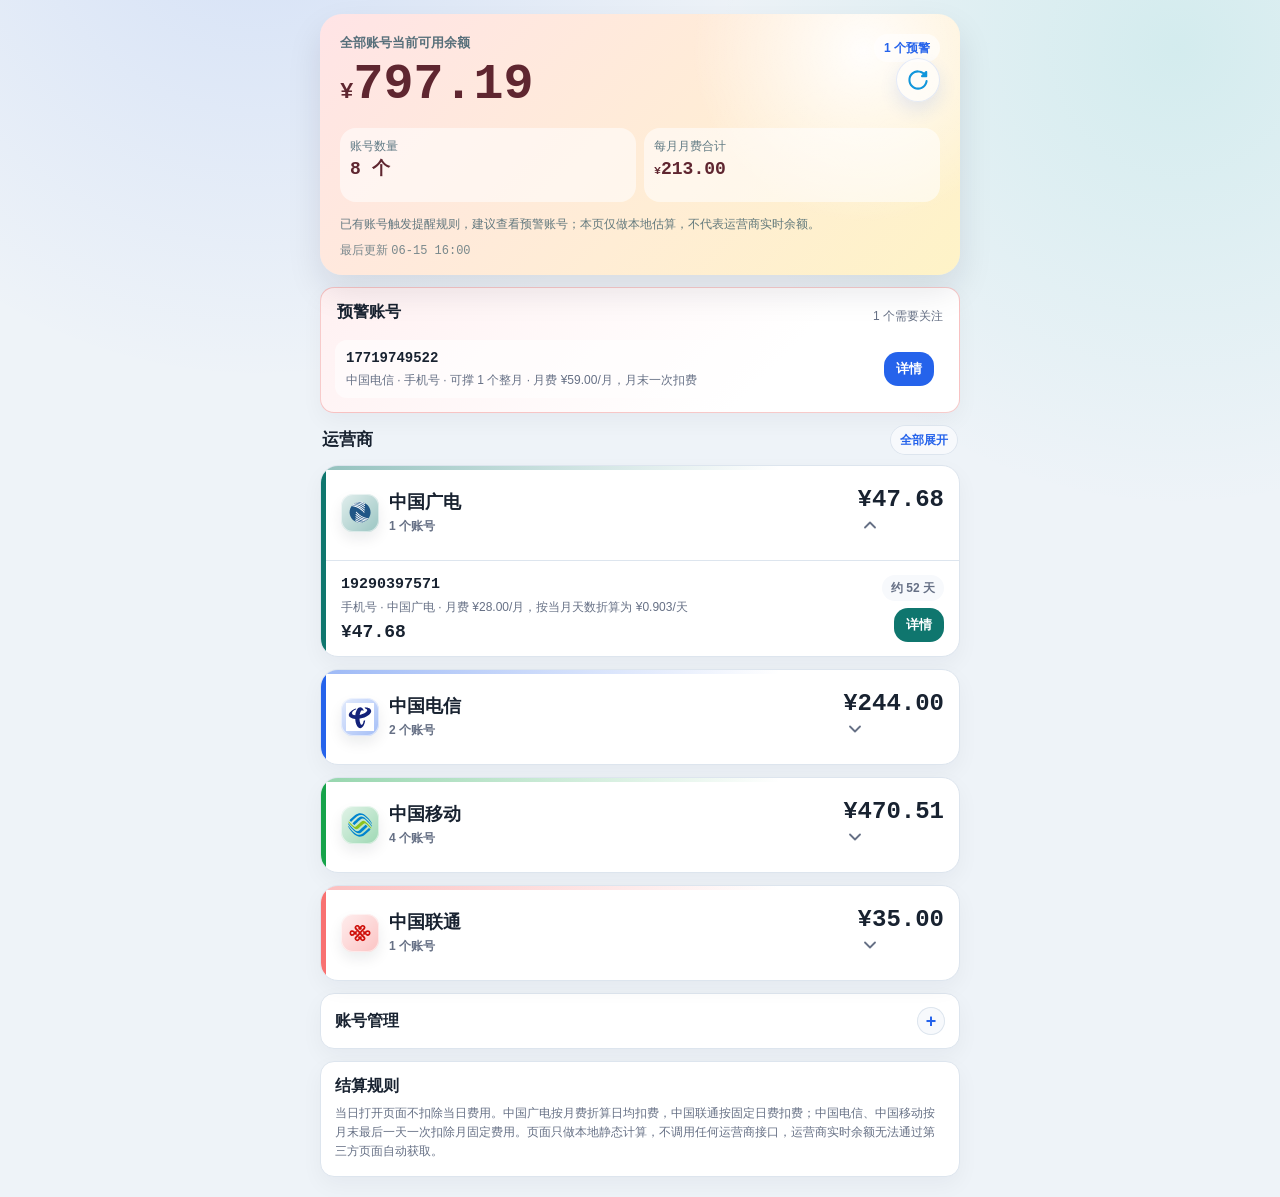
<file: index.html>
<!doctype html>
<html lang="zh-CN">
<head>
  <meta charset="utf-8">
  <meta name="viewport" content="width=device-width, initial-scale=1, viewport-fit=cover">
  <meta http-equiv="refresh" content="0; url=phone-balance/index.html">
  <title>phone-balance</title>
  <script>
    location.replace('phone-balance/index.html' + location.hash);
  </script>
</head>
<body>
  <p>正在跳转到 <a href="phone-balance/index.html">phone-balance</a> ...</p>
</body>
</html>
</file>
<file: phone-balance/css/style.css>
:root {
      color-scheme: light;
      --bg: #eef3f8;
      --card: #ffffff;
      --card-soft: #f7f9fc;
      --text: #182230;
      --muted: #667085;
      --subtle: #98a2b3;
      --line: #dde5ee;
      --shadow: 0 10px 26px rgba(15, 23, 42, 0.07);
      --soft-shadow: 0 8px 22px rgba(15, 23, 42, 0.045);
      --brand: #2563eb;
      --warn: #dc2626;
      --warn-2: #f97316;
      --warn-soft: #fff1f2;
      --detail-header-bg-start: rgba(255, 255, 255, 0.96);
      --detail-header-bg-end: rgba(248, 250, 252, 0.92);
      --detail-header-glow: rgba(255, 255, 255, 0.9);
      --detail-header-title: #182230;
      --detail-header-border: rgba(255, 255, 255, 0.44);
      --radius: 14px;
      --mono: ui-monospace, SFMono-Regular, Menlo, Monaco, Consolas, "Liberation Mono", monospace;
      --sans: -apple-system, BlinkMacSystemFont, "Segoe UI", "PingFang SC", "Hiragino Sans GB", "Microsoft YaHei", sans-serif;
    }

    @media (prefers-color-scheme: dark) {
      :root {
        color-scheme: dark;
        --bg: #121a27;
        --card: #1b2432;
        --card-soft: #222d3d;
        --text: #eef2f7;
        --muted: #a4afbf;
        --subtle: #7f8ba0;
        --line: #314054;
        --shadow: 0 14px 32px rgba(0, 0, 0, 0.24);
        --soft-shadow: 0 10px 26px rgba(0, 0, 0, 0.18);
        --warn-soft: rgba(220, 38, 38, 0.13);
        --detail-header-bg-start: rgba(30, 41, 59, 0.96);
        --detail-header-bg-end: rgba(15, 23, 42, 0.92);
        --detail-header-glow: rgba(125, 211, 252, 0.14);
        --detail-header-title: #f8fbff;
        --detail-header-border: rgba(125, 211, 252, 0.14);
      }
    }

    * {
      box-sizing: border-box;
      -webkit-tap-highlight-color: transparent;
    }

    html,
    body {
      margin: 0;
      min-height: 100%;
      background:
        radial-gradient(circle at 20% -10%, rgba(37, 99, 235, 0.13), transparent 30%),
        radial-gradient(circle at 92% 4%, rgba(20, 184, 166, 0.12), transparent 28%),
        var(--bg);
      color: var(--text);
      font-family: var(--sans);
      transition: background-color 0.3s ease, color 0.3s ease;
    }

    body {
      padding: max(14px, env(safe-area-inset-top)) 12px max(20px, env(safe-area-inset-bottom));
    }

    button,
    input {
      font: inherit;
    }

    button {
      min-height: 44px;
      border: 0;
      border-radius: var(--radius);
      padding: 0 14px;
      background: var(--brand);
      color: #fff;
      font-weight: 800;
      cursor: pointer;
      touch-action: manipulation;
    }

    button.secondary {
      background: var(--card-soft);
      color: var(--text);
      box-shadow: inset 0 0 0 1px var(--line);
    }

    button.icon {
      width: 44px;
      min-width: 44px;
      padding: 0;
      display: grid;
      place-items: center;
      border-radius: 50%;
      background: var(--card-soft);
      color: var(--text);
      box-shadow: inset 0 0 0 1px var(--line);
    }

    button.link {
      min-height: auto;
      padding: 0;
      border-radius: 0;
      background: transparent;
      color: var(--brand);
      font-size: 12px;
      font-weight: 800;
    }

    button.danger-link {
      color: var(--warn);
    }

    input,
    select {
      width: 100%;
      min-height: 46px;
      border: 1px solid var(--line);
      border-radius: var(--radius);
      background: var(--card-soft);
      color: var(--text);
      padding: 10px 12px;
      font-family: var(--mono);
      outline: none;
    }

    input:focus,
    select:focus {
      border-color: var(--brand);
      box-shadow: 0 0 0 3px rgba(37, 99, 235, 0.14);
    }

    .app {
      width: 100%;
      max-width: 640px;
      margin: 0 auto;
    }

    .topbar,
    .card,
    .balance-panel {
      border-radius: var(--radius);
      background: var(--card);
      box-shadow: var(--shadow);
      transition: background-color 0.3s ease, box-shadow 0.3s ease, border-color 0.3s ease;
    }

    .topbar {
      padding: 16px;
      display: flex;
      align-items: center;
      justify-content: space-between;
      gap: 12px;
      border: 1px solid rgba(255, 255, 255, 0.44);
    }

    .title-block h1 {
      margin: 0;
      font-size: 24px;
      line-height: 1.15;
      letter-spacing: 0;
    }

    .title-block p {
      margin: 7px 0 0;
      color: var(--muted);
      font-size: 13px;
      line-height: 1.45;
    }

    .money,
    .number,
    .mono {
      font-family: var(--mono);
      font-variant-numeric: tabular-nums;
    }

    .page {
      margin-top: 12px;
    }

    .overview-card {
      position: relative;
      overflow: hidden;
      margin-top: 0;
      border-radius: 22px;
      padding: 20px 20px 16px;
      color: #164152;
      background:
        radial-gradient(circle at 85% 14%, rgba(255, 255, 255, 0.95), transparent 29%),
        linear-gradient(135deg, #d9f6ee, #dbeafe 56%, #dcfce7);
      box-shadow: 0 16px 34px rgba(15, 23, 42, 0.1);
    }

    .overview-card.warning {
      background:
        radial-gradient(circle at 85% 14%, rgba(255, 255, 255, 0.92), transparent 29%),
        linear-gradient(135deg, #ffe4e6, #ffedd5 58%, #fef3c7);
      color: #5f2630;
    }

    .overview-head {
      display: flex;
      justify-content: space-between;
      gap: 12px;
      align-items: flex-start;
    }

    .overview-head > div {
      min-width: 0;
    }

    .overview-head > div > span {
      display: block;
      font-size: 13px;
      font-weight: 800;
      color: rgba(22, 65, 82, 0.72);
    }

    .overview-head strong {
      display: block;
      margin-top: 8px;
      font-size: clamp(34px, 10vw, 50px);
      line-height: 1;
      font-family: var(--mono);
      font-variant-numeric: tabular-nums;
      white-space: nowrap;
    }

    .overview-head strong small {
      font-size: 0.45em;
      font-weight: 900;
    }

    .overview-tag {
      flex: 0 0 auto;
      min-height: 28px;
      display: inline-flex;
      align-items: center;
      border-radius: 999px;
      padding: 4px 10px;
      background: rgba(255, 255, 255, 0.62);
      color: #2563eb;
      font-size: 12px;
      font-weight: 900;
      white-space: nowrap;
    }

    .overview-refresh {
      position: absolute;
      right: 20px;
      top: 44px;
      width: 44px;
      min-width: 44px;
      min-height: 44px;
      display: grid;
      place-items: center;
      border-radius: 50%;
      padding: 0;
      background: rgba(255, 255, 255, 0.62);
      color: #2563eb;
      box-shadow: inset 0 0 0 1px rgba(37, 99, 235, 0.12), 0 8px 18px rgba(37, 99, 235, 0.12);
    }

    .overview-refresh img {
      width: 22px;
      height: 22px;
      display: block;
      object-fit: contain;
    }

    .overview-refresh:active {
      transform: scale(0.96);
    }

    .overview-grid {
      display: grid;
      grid-template-columns: repeat(2, minmax(0, 1fr));
      gap: 8px;
      margin-top: 18px;
    }

    .overview-grid div {
      min-width: 0;
      min-height: 74px;
      border-radius: 16px;
      background: rgba(255, 255, 255, 0.56);
      padding: 10px;
    }

    .overview-grid > div > span,
    .overview-note {
      display: block;
      font-size: 12px;
      line-height: 1.35;
      color: rgba(22, 65, 82, 0.68);
    }

    .overview-grid strong {
      display: block;
      margin-top: 4px;
      font-size: 18px;
      line-height: 1.25;
      font-family: var(--mono);
      font-variant-numeric: tabular-nums;
    }

    .overview-grid strong small {
      display: inline;
      font-size: 0.65em;
      font-weight: 900;
    }

    .overview-grid strong span {
      display: inline;
    }

    .overview-note {
      margin: 14px 0 0;
    }

    .overview-time {
      margin: 10px 0 0;
      color: rgba(22, 65, 82, 0.58);
      font-size: 12px;
      line-height: 1.35;
    }

    .section-title {
      display: flex;
      align-items: center;
      justify-content: space-between;
      gap: 10px;
      margin: 0 2px 10px;
    }

    .section-title h2 {
      margin: 0;
      font-size: 17px;
      line-height: 1.2;
    }

    .section-title span {
      color: var(--muted);
      font-size: 12px;
      text-align: right;
    }

    .section-action {
      min-height: 30px;
      border-radius: 999px;
      padding: 0 10px;
      background: var(--card-soft);
      color: var(--brand);
      box-shadow: inset 0 0 0 1px var(--line);
      font-size: 12px;
      font-weight: 900;
      white-space: nowrap;
    }

    .carrier-list,
    .account-list,
    .details-stack,
    .form-grid {
      display: grid;
      gap: 12px;
    }

    .carrier-card {
      position: relative;
      overflow: hidden;
      border: 1px solid var(--line);
      border-radius: 18px;
      background: var(--card);
      box-shadow: var(--soft-shadow);
    }

    .carrier-card::before,
    .balance-panel::before,
    .account-detail-card::before {
      content: "";
      position: absolute;
      left: 0;
      top: 0;
      bottom: 0;
      width: 5px;
      background: var(--carrier-color, var(--brand));
    }

    .carrier-card::after {
      content: "";
      position: absolute;
      left: 0;
      right: 0;
      top: 0;
      height: 4px;
      background: linear-gradient(90deg, var(--carrier-color, var(--brand)), transparent 72%);
      opacity: 0.45;
      pointer-events: none;
    }

    .carrier-main {
      width: 100%;
      min-height: 94px;
      display: grid;
      grid-template-columns: 1fr auto;
      align-items: center;
      gap: 12px;
      padding: 17px 15px 17px 20px;
      border: 0;
      border-radius: 0;
      background: transparent;
      color: var(--text);
      text-align: left;
    }

    .carrier-title-row {
      display: flex;
      align-items: center;
      gap: 10px;
      min-width: 0;
    }

    .carrier-logo {
      width: 38px;
      height: 38px;
      flex: 0 0 auto;
      display: grid;
      place-items: center;
      border-radius: 12px;
      background:
        linear-gradient(135deg, rgba(255, 255, 255, 0.88), rgba(255, 255, 255, 0.58)),
        var(--carrier-color);
      color: var(--carrier-color);
      box-shadow: inset 0 0 0 1px rgba(255, 255, 255, 0.55), 0 7px 14px rgba(15, 23, 42, 0.08);
      font-size: 17px;
      font-weight: 950;
      overflow: hidden;
    }

    .carrier-logo img {
      width: 28px;
      height: 28px;
      display: block;
      object-fit: contain;
    }

    .carrier-logo .logo-fallback {
      display: none;
      width: 100%;
      height: 100%;
      place-items: center;
    }

    .carrier-text {
      min-width: 0;
    }

    .carrier-name {
      display: block;
      font-size: 18px;
      font-weight: 900;
      line-height: 1.2;
    }

    .carrier-meta {
      display: block;
      margin-top: 4px;
      color: var(--muted);
      font-size: 12px;
      line-height: 1.35;
    }

    .carrier-total {
      display: block;
      color: var(--text);
      font-size: 24px;
      font-weight: 900;
      text-align: right;
      line-height: 1.1;
      white-space: nowrap;
    }

    .chevron {
      display: inline-grid;
      place-items: center;
      width: 24px;
      height: 24px;
      margin-left: auto;
      color: var(--muted);
      transition: transform 0.3s ease;
    }

    .carrier-card.open .chevron {
      transform: rotate(180deg);
    }

    .carrier-accounts {
      max-height: 0;
      overflow: hidden;
      border-top: 0 solid var(--line);
      transition: max-height 0.3s ease, border-width 0.3s ease;
    }

    .carrier-card.open .carrier-accounts {
      max-height: 680px;
      border-top-width: 1px;
    }

    .account-row {
      display: grid;
      grid-template-columns: minmax(0, 1fr) auto;
      gap: 10px;
      align-items: center;
      padding: 14px 15px 14px 20px;
      border-bottom: 1px solid var(--line);
    }

    .account-row.warning {
      background: linear-gradient(90deg, var(--warn-soft), transparent 70%);
    }

    .account-row:last-child {
      border-bottom: 0;
    }

    .account-row h3 {
      margin: 0;
      font-size: 15px;
      line-height: 1.25;
    }

    .account-row p {
      margin: 5px 0 0;
      color: var(--muted);
      font-size: 12px;
      line-height: 1.35;
    }

    .account-row .row-money {
      margin-top: 6px;
      font-size: 18px;
      font-weight: 900;
    }

    .row-side {
      display: grid;
      gap: 7px;
      justify-items: end;
      min-width: 84px;
    }

    .days-chip {
      min-height: 26px;
      display: inline-flex;
      align-items: center;
      border-radius: 999px;
      padding: 0 9px;
      background: var(--card-soft);
      color: var(--muted);
      font-size: 12px;
      font-weight: 800;
      white-space: nowrap;
    }

    .days-chip.warning {
      background: var(--warn-soft);
      color: var(--warn);
    }

    .detail-btn {
      min-height: 34px;
      padding: 0 12px;
      font-size: 13px;
      background: var(--carrier-color, var(--brand));
    }

    .rule-card,
    .notice-card,
    .settings-card,
    .warning-card,
    .sync-card {
      padding: 14px;
      border: 1px solid var(--line);
      border-radius: var(--radius);
      background: var(--card);
      box-shadow: var(--soft-shadow);
    }

    .rule-card h2,
    .notice-card h2,
    .settings-card h2,
    .warning-card h2,
    .sync-card h2 {
      margin: 0 0 8px;
      font-size: 16px;
      line-height: 1.25;
    }

    .rule-card p,
    .notice-card p,
    .settings-card p,
    .warning-card p,
    .sync-card p {
      margin: 0;
      color: var(--muted);
      font-size: 12px;
      line-height: 1.6;
    }

    .sync-card {
      display: grid;
      gap: 10px;
    }

    .sync-row {
      display: flex;
      align-items: center;
      justify-content: space-between;
      gap: 12px;
    }

    .sync-badge {
      width: fit-content;
      min-height: 30px;
      display: inline-flex;
      align-items: center;
      gap: 8px;
      border-radius: 999px;
      padding: 0 12px;
      background: var(--card-soft);
      color: var(--text);
      box-shadow: inset 0 0 0 1px var(--line);
      font-size: 12px;
      font-weight: 900;
      white-space: nowrap;
    }

    .sync-dot {
      width: 8px;
      height: 8px;
      border-radius: 50%;
      background: var(--subtle);
      box-shadow: 0 0 0 4px rgba(152, 162, 179, 0.12);
      transition: background-color 0.3s ease, box-shadow 0.3s ease;
    }

    .sync-dot.ready {
      background: #16a34a;
      box-shadow: 0 0 0 4px rgba(34, 197, 94, 0.14);
    }

    .sync-dot.busy {
      background: var(--brand);
      box-shadow: 0 0 0 4px rgba(37, 99, 235, 0.14);
    }

    .sync-dot.error {
      background: var(--warn);
      box-shadow: 0 0 0 4px rgba(220, 38, 38, 0.14);
    }

    .sync-action {
      min-height: 34px;
      padding: 0 12px;
    }

    .sync-meta,
    .sync-note {
      color: var(--subtle);
    }

    .warning-card {
      display: grid;
      gap: 10px;
      border-color: rgba(220, 38, 38, 0.24);
      background: linear-gradient(135deg, var(--warn-soft), var(--card) 70%);
    }

    .warning-card.safe {
      border-color: var(--line);
      background: var(--card);
    }

    .warning-list {
      display: grid;
      gap: 8px;
    }

    .warning-item {
      min-height: 52px;
      display: grid;
      grid-template-columns: minmax(0, 1fr) auto;
      gap: 10px;
      align-items: center;
      border-radius: 12px;
      background: rgba(255, 255, 255, 0.62);
      padding: 10px 11px;
    }

    @media (prefers-color-scheme: dark) {
      .warning-item {
        background: rgba(255, 255, 255, 0.06);
      }
    }

    .warning-item strong {
      display: block;
      font-size: 14px;
      line-height: 1.25;
      font-family: var(--mono);
      font-variant-numeric: tabular-nums;
    }

    .warning-item span {
      display: block;
      margin-top: 4px;
      color: var(--muted);
      font-size: 12px;
      line-height: 1.35;
    }

    .warning-item .warning-money {
      color: var(--warn);
      font-size: 16px;
      font-weight: 900;
      font-family: var(--mono);
      white-space: nowrap;
    }

    .detail-header {
      display: flex;
      align-items: center;
      justify-content: flex-start;
      gap: 10px;
      overflow: hidden;
      border-color: var(--detail-header-border);
      background:
        radial-gradient(circle at 92% 8%, var(--detail-header-glow), transparent 26%),
        linear-gradient(135deg, var(--detail-header-bg-start), var(--detail-header-bg-end));
    }

    .detail-header .title-block {
      flex: 1;
      min-width: 0;
    }

    .detail-header h1 {
      font-family: var(--mono);
      font-size: clamp(24px, 7vw, 34px);
      line-height: 1.08;
      word-break: break-all;
      color: var(--detail-header-title);
    }

    .detail-header p {
      width: fit-content;
      max-width: 100%;
      min-height: 26px;
      display: inline-flex;
      align-items: center;
      border-radius: 999px;
      padding: 4px 10px;
      background: var(--card-soft);
      color: var(--carrier-color, var(--brand));
      font-size: 12px;
      font-weight: 900;
      box-shadow: inset 0 0 0 1px var(--line);
    }

    .balance-panel {
      position: relative;
      overflow: hidden;
      padding: 22px;
      border: 0;
      border-radius: 24px;
      color: #fff;
      background:
        radial-gradient(circle at 86% 12%, rgba(255, 255, 255, 0.28), transparent 28%),
        linear-gradient(135deg, var(--carrier-color, #0f766e), var(--carrier-color-2, #14b8a6) 58%, var(--carrier-color-3, #22c55e));
      box-shadow: var(--shadow);
    }

    .balance-panel.risk-blue {
      background:
        radial-gradient(circle at 86% 12%, rgba(255, 255, 255, 0.3), transparent 28%),
        linear-gradient(135deg, #2563eb, #38bdf8 58%, #7dd3fc);
    }

    .balance-panel.risk-green {
      background:
        radial-gradient(circle at 86% 12%, rgba(255, 255, 255, 0.3), transparent 28%),
        linear-gradient(135deg, #0f9f7a, #34d399 58%, #86efac);
    }

    .balance-panel.risk-orange {
      background:
        radial-gradient(circle at 86% 12%, rgba(255, 255, 255, 0.3), transparent 28%),
        linear-gradient(135deg, #ea580c, #fb923c 58%, #fdba74);
    }

    .balance-panel.risk-red {
      background:
        radial-gradient(circle at 86% 12%, rgba(255, 255, 255, 0.28), transparent 28%),
        linear-gradient(135deg, #b91c1c, #ef4444 56%, var(--warn-2));
    }

    .balance-panel::before {
      display: none;
    }

    .balance-label {
      display: flex;
      align-items: center;
      justify-content: space-between;
      gap: 10px;
      color: rgba(255, 255, 255, 0.92);
      font-size: 13px;
      font-weight: 800;
    }

    .status-pill {
      min-height: 28px;
      display: inline-flex;
      align-items: center;
      border-radius: 999px;
      padding: 0 10px;
      background: rgba(255, 255, 255, 0.18);
      color: #fff;
      font-size: 12px;
      font-weight: 900;
      white-space: nowrap;
    }

    .balance-amount {
      margin: 14px 0 8px;
      padding-right: 58px;
      font-size: clamp(44px, 14vw, 62px);
      line-height: 1;
      font-weight: 950;
      letter-spacing: 0;
      white-space: nowrap;
    }

    .balance-amount small {
      font-size: 0.42em;
      font-weight: 800;
    }

    .balance-sub {
      display: grid;
      grid-template-columns: 1fr 1fr;
      gap: 10px;
      margin-top: 18px;
    }

    .balance-sub > div {
      min-height: 60px;
      border-radius: 16px;
      background: rgba(255, 255, 255, 0.16);
      padding: 10px 11px;
    }

    .balance-sub span {
      display: block;
      color: rgba(255, 255, 255, 0.78);
      font-size: 12px;
      line-height: 1.3;
    }

    .balance-sub strong {
      display: block;
      margin-top: 4px;
      color: #fff;
      font-size: 17px;
      line-height: 1.2;
      font-family: var(--mono);
      font-variant-numeric: tabular-nums;
    }

    .balance-sub .subline {
      margin-top: 4px;
      font-size: 11px;
    }

    .warning-text {
      display: none;
      margin-top: 12px;
      border-radius: 16px;
      background: rgba(255, 255, 255, 0.18);
      color: #fff;
      padding: 11px 12px;
      font-size: 13px;
      font-weight: 900;
    }

    .balance-panel.warning .warning-text {
      display: block;
    }

    .notify-summary {
      margin: 10px 0 0;
      color: rgba(255, 255, 255, 0.78);
      font-size: 12px;
      line-height: 1.5;
    }

    .edit-panel {
      border: 1px solid var(--line);
      border-radius: var(--radius);
      background: var(--card);
      box-shadow: var(--soft-shadow);
      overflow: hidden;
    }

    .edit-panel summary {
      min-height: 54px;
      display: flex;
      align-items: center;
      justify-content: space-between;
      gap: 12px;
      padding: 0 14px;
      color: var(--text);
      cursor: pointer;
      font-size: 16px;
      font-weight: 900;
      list-style: none;
    }

    .edit-panel summary::-webkit-details-marker {
      display: none;
    }

    .edit-panel summary::after {
      content: "+";
      width: 28px;
      height: 28px;
      display: grid;
      place-items: center;
      border-radius: 50%;
      background: var(--card-soft);
      color: var(--carrier-color, var(--brand));
      font-size: 18px;
      line-height: 1;
      box-shadow: inset 0 0 0 1px var(--line);
    }

    .edit-panel[open] summary::after {
      content: "-";
    }

    .panel-body {
      display: grid;
      gap: 12px;
      padding: 0 14px 14px;
    }

    .panel-body p {
      margin: 0;
      color: var(--muted);
      font-size: 12px;
      line-height: 1.6;
    }

    .manager-heading,
    .managed-account {
      display: flex;
      align-items: center;
      justify-content: space-between;
      gap: 12px;
    }

    .manager-heading { color: var(--muted); font-size: 13px; }
    .managed-accounts { display: grid; }
    .managed-account { padding: 12px 0; border-bottom: 1px solid var(--line); flex-wrap: wrap; }
    .managed-account > div:first-child { min-width: 0; flex: 1 1 150px; }
    .managed-account strong { font-size: 15px; overflow-wrap: anywhere; }
    .managed-account p { margin-top: 4px; }
    .manager-actions { display: flex; gap: 6px; flex-wrap: wrap; }
    .manager-actions button { min-height: 44px; padding: 0 10px; border-radius: 8px; font-size: 12px; }
    .manager-actions .manager-delete { color: var(--warn); }
    .account-form { border-top: 1px solid var(--line); padding-top: 16px; display: grid; gap: 12px; }
    .account-form h3 { margin: 0; font-size: 16px; }
    .account-form-grid { display: grid; grid-template-columns: repeat(2, minmax(0, 1fr)); gap: 12px; }
    .account-form input, .account-form select { min-width: 0; }
    .detail-header #editAccountBtn { flex: 0 0 auto; padding: 0 6px; font-size: 12px; }
    .detail-header h1 { font-size: 24px; }
    @media (max-width: 380px) {
      .detail-header { flex-wrap: wrap; }
      .detail-header .title-block { flex: 1 1 calc(100% - 64px); }
      .detail-header #editAccountBtn { margin-left: 54px; }
    }
    #accountManager { scroll-margin-top: 16px; }
    #accountForm { scroll-margin-top: 16px; }

    .recharge-records {
      display: grid;
      gap: 8px;
      padding-top: 4px;
      border-top: 1px solid var(--line);
    }

    .records-heading {
      display: flex;
      align-items: center;
      justify-content: space-between;
      gap: 10px;
    }

    .records-heading h3 {
      margin: 0;
      font-size: 14px;
    }

    .records-heading span,
    .empty-records {
      color: var(--muted);
      font-size: 12px;
    }

    .records-heading strong {
      color: var(--text);
      font-family: var(--mono);
    }

    .recharge-record-list {
      display: grid;
      gap: 8px;
    }

    .empty-records {
      margin: 0;
      padding: 10px 0 2px;
      text-align: center;
    }

    .recharge-record {
      display: grid;
      grid-template-columns: minmax(0, 1fr) auto;
      align-items: center;
      gap: 10px;
      padding: 10px;
      border: 1px solid var(--line);
      border-radius: var(--radius);
      background: var(--card-soft);
    }

    .recharge-record-meta {
      min-width: 0;
      display: grid;
      gap: 4px;
    }

    .recharge-record-meta strong {
      overflow: hidden;
      color: var(--text);
      font-size: 12px;
      font-family: var(--mono);
      font-weight: 800;
      text-overflow: ellipsis;
      white-space: nowrap;
    }

    .recharge-record-meta span {
      color: var(--muted);
      font-size: 11px;
    }

    .recharge-record-meta b {
      color: var(--text);
      font-weight: 800;
    }

    .recharge-record-actions {
      display: grid;
      grid-template-columns: 92px 48px 34px;
      align-items: center;
      gap: 6px;
    }

    .recharge-record-input {
      width: 100%;
      min-height: 38px;
      padding: 0 8px;
      font-family: var(--mono);
      font-size: 13px;
      text-align: right;
    }

    .sr-only {
      position: absolute;
      width: 1px;
      height: 1px;
      padding: 0;
      margin: -1px;
      overflow: hidden;
      clip: rect(0, 0, 0, 0);
      white-space: nowrap;
      border: 0;
    }

    .record-save,
    .record-delete {
      min-height: 38px;
      padding: 0 6px;
      font-size: 12px;
      font-weight: 800;
    }

    .record-save {
      background: var(--carrier-color, var(--brand));
      color: #fff;
    }

    .record-delete {
      padding: 0;
      background: transparent;
      color: var(--warn);
      font-size: 22px;
      line-height: 1;
    }

    .metrics {
      display: grid;
      grid-template-columns: 1fr 1fr;
      gap: 10px;
    }

    .metric {
      min-height: 76px;
      border: 1px solid var(--line);
      border-radius: var(--radius);
      background: var(--card);
      padding: 12px;
      box-shadow: var(--soft-shadow);
    }

    .metric span {
      display: block;
      color: var(--muted);
      font-size: 12px;
      line-height: 1.35;
    }

    .metric strong {
      display: block;
      margin-top: 6px;
      font-size: 19px;
      line-height: 1.15;
      font-family: var(--mono);
      font-variant-numeric: tabular-nums;
    }

    .charge-detail-panel {
      padding: 0;
      overflow: hidden;
    }

    .charge-detail-panel summary {
      min-height: 58px;
      display: flex;
      align-items: center;
      justify-content: space-between;
      gap: 12px;
      padding: 0 16px;
      cursor: pointer;
      color: var(--text);
      font-size: 18px;
      font-weight: 950;
      list-style: none;
    }

    .charge-detail-panel summary::-webkit-details-marker {
      display: none;
    }

    .charge-detail-panel summary::after {
      content: "";
      width: 10px;
      height: 10px;
      flex: 0 0 auto;
      border-right: 2px solid var(--muted);
      border-bottom: 2px solid var(--muted);
      transform: rotate(45deg);
      transition: transform 0.2s ease;
    }

    .charge-detail-panel[open] summary::after {
      transform: rotate(225deg);
    }

    .charge-detail-body {
      padding: 0 16px 16px;
    }

    .charge-detail-body p {
      margin: 10px 0 0;
    }

    .detail-table {
      display: grid;
      gap: 8px;
    }

    .detail-line {
      min-height: 48px;
      display: flex;
      align-items: center;
      justify-content: space-between;
      gap: 12px;
      padding: 10px 0;
      border-bottom: 1px solid var(--line);
    }

    .detail-line:last-child {
      border-bottom: 0;
    }

    .detail-line span {
      color: var(--muted);
      font-size: 13px;
    }

    .detail-line strong {
      font-size: 15px;
      font-family: var(--mono);
      font-variant-numeric: tabular-nums;
      text-align: right;
    }

    .field label {
      display: block;
      margin-bottom: 7px;
      color: var(--muted);
      font-size: 12px;
      font-weight: 800;
    }

    .field-check {
      padding-top: 2px;
    }

    .field .toggle-line {
      width: 100%;
      min-height: 46px;
      position: relative;
      display: flex;
      align-items: center;
      margin-bottom: 0;
      border: 1px solid var(--line);
      border-radius: var(--radius);
      background: var(--card-soft);
      padding: 0 48px 0 14px;
    }

    .field .toggle-line span {
      display: block;
      min-width: 0;
      line-height: 1.35;
      font-size: 14px;
      font-weight: 800;
    }

    .field .toggle-line input[type="checkbox"] {
      position: absolute;
      right: 14px;
      top: 50%;
      width: 20px;
      height: 20px;
      min-height: 20px;
      margin: 0;
      padding: 0;
      transform: translateY(-50%);
      accent-color: var(--brand);
      box-shadow: none;
    }

    .reset-actions {
      flex: 0 0 auto;
      display: grid;
      gap: 16px;
      justify-items: start;
    }

    button.muted-link {
      min-height: auto;
      padding: 0;
      color: var(--subtle);
      font-size: 12px;
    }

    .form-actions {
      display: flex;
      align-items: center;
      justify-content: space-between;
      gap: 14px;
    }

    .form-actions > .primary-action {
      flex: 1 1 auto;
    }

    .form-actions > .danger-link {
      flex: 0 0 auto;
    }

    .form-actions.single > button {
      width: 100%;
      flex: 1 1 auto;
    }

    .footer-time {
      margin: 14px 2px 0;
      color: var(--subtle);
      font-size: 12px;
      text-align: center;
    }

    .toast {
      position: fixed;
      left: 50%;
      bottom: max(16px, env(safe-area-inset-bottom));
      z-index: 10;
      width: min(360px, calc(100vw - 24px));
      transform: translate(-50%, 18px);
      border-radius: 999px;
      background: rgba(17, 24, 39, 0.92);
      color: #fff;
      padding: 11px 14px;
      font-size: 13px;
      text-align: center;
      opacity: 0;
      pointer-events: none;
      transition: transform 0.2s ease, opacity 0.2s ease;
    }

    .toast.show {
      transform: translate(-50%, 0);
      opacity: 1;
    }

    .hidden {
      display: none !important;
    }

    svg {
      width: 20px;
      height: 20px;
      stroke: currentColor;
      stroke-width: 2.2;
      fill: none;
      stroke-linecap: round;
      stroke-linejoin: round;
    }

    @media (max-width: 360px) {
      .metrics,
      .balance-sub {
        grid-template-columns: 1fr;
      }

      .form-actions {
        flex-direction: column;
        align-items: stretch;
      }

      .balance-amount {
        font-size: 42px;
      }

      .account-row {
        grid-template-columns: 1fr;
      }

      .row-side {
        justify-items: stretch;
      }
    }

    @media (prefers-reduced-motion: reduce) {
      *,
      *::before,
      *::after {
        transition-duration: 0.01ms !important;
        animation-duration: 0.01ms !important;
        scroll-behavior: auto !important;
      }
    }
</file>
